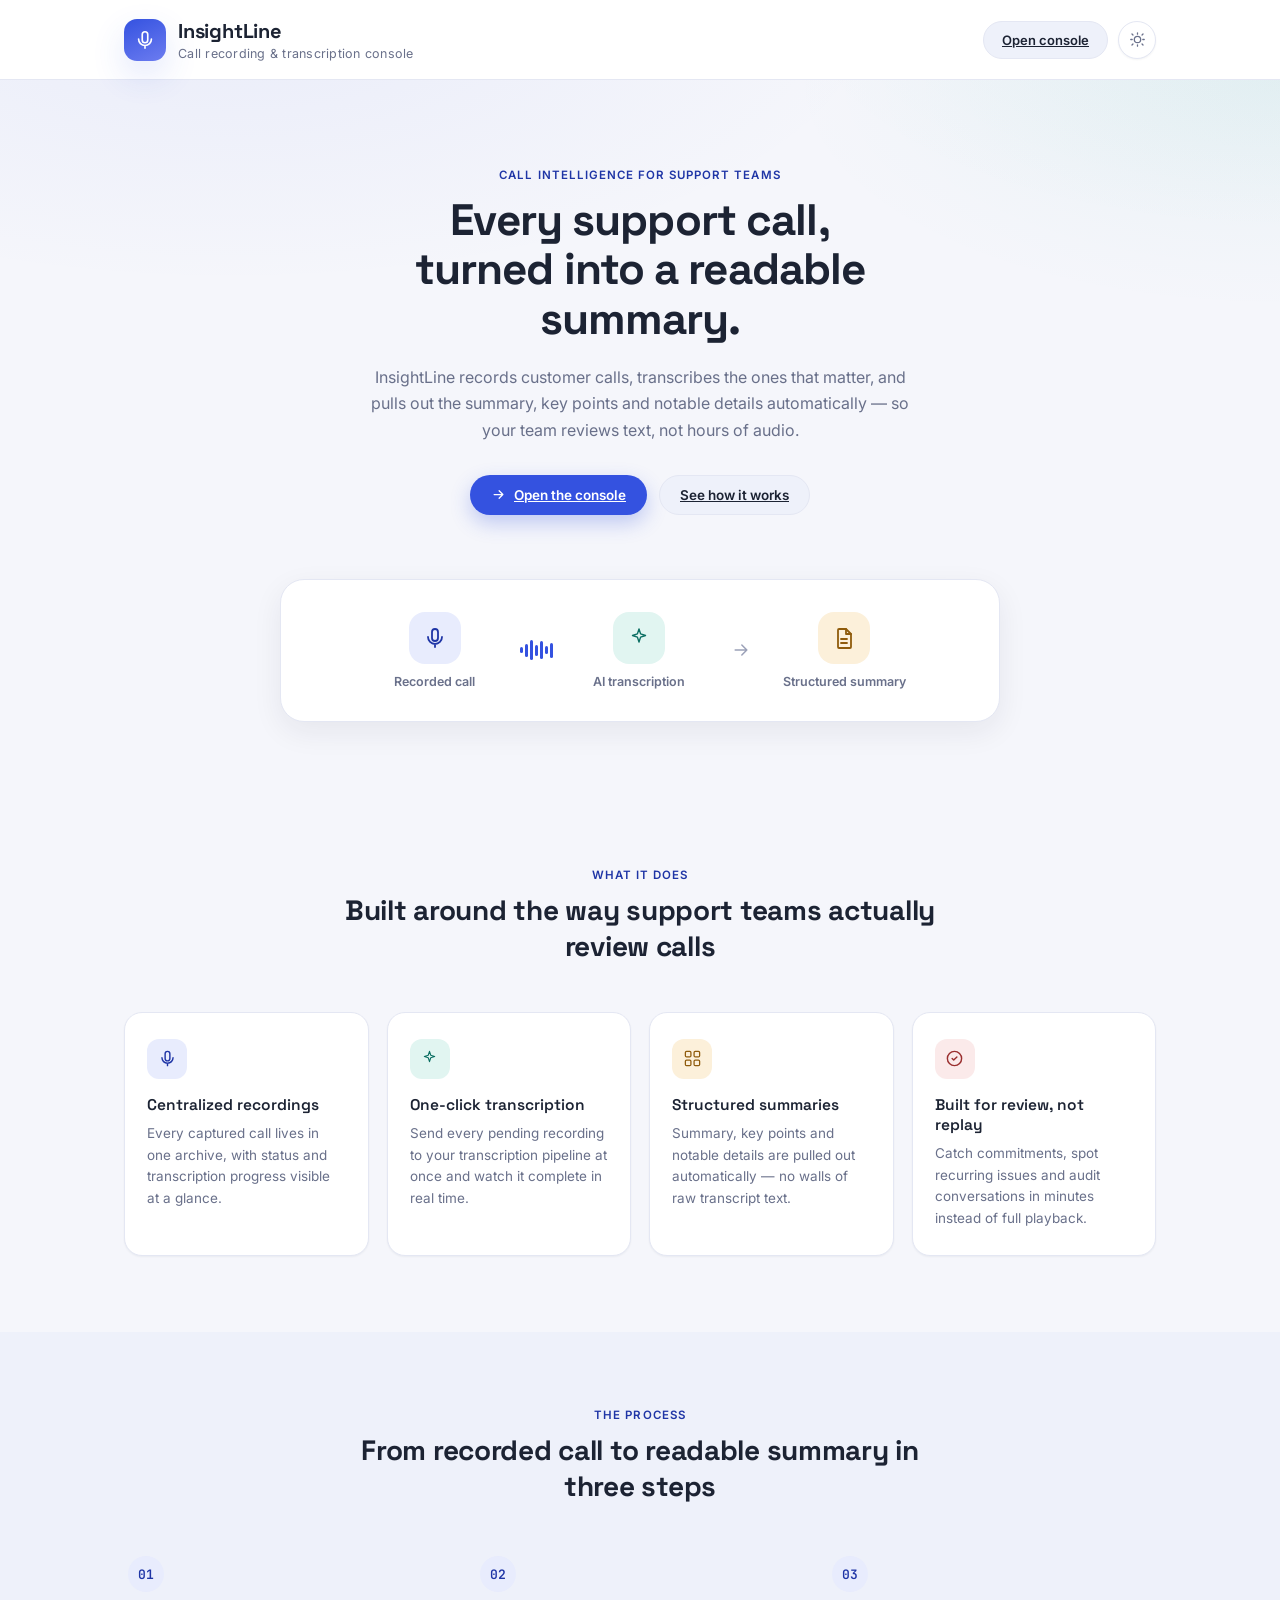
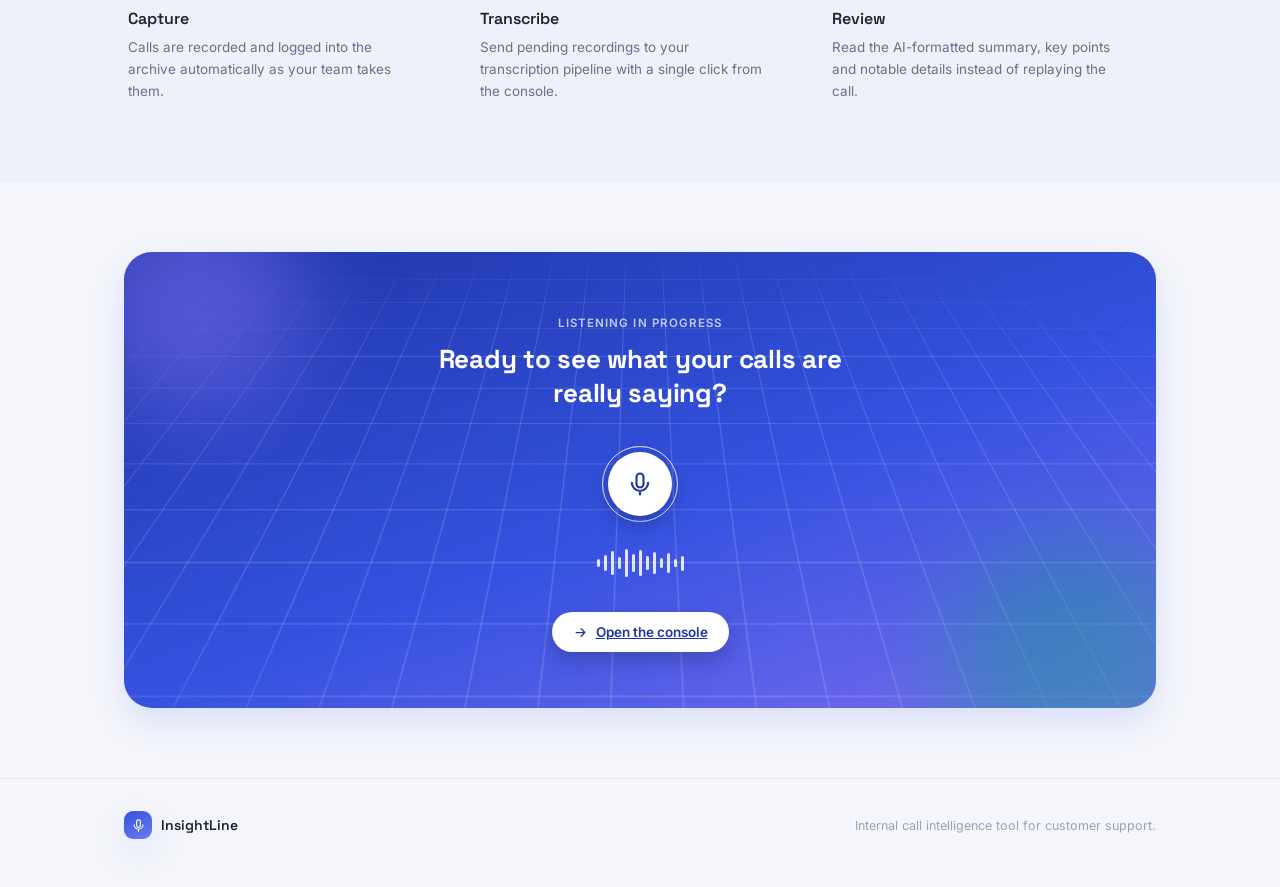
<file: src/main/webapp/index.html>
<!DOCTYPE html>
<html lang="en">
<head>
    <meta charset="UTF-8">
    <meta name="viewport" content="width=device-width, initial-scale=1">
    <title>InsightLine — Call Intelligence for Support Teams</title>
    <link rel="preconnect" href="https://fonts.googleapis.com">
    <link rel="preconnect" href="https://fonts.gstatic.com" crossorigin>
    <link href="https://fonts.googleapis.com/css2?family=Space+Grotesk:wght@500;600;700&family=Inter:wght@400;500;600;700&family=JetBrains+Mono:wght@400;500;600&display=swap" rel="stylesheet">
    <link rel="stylesheet" href="styles.css">
    <link rel="stylesheet" href="landing.css">
</head>
<body>

<!-- ======================= NAV ======================= -->
<header class="site-header">
    <div class="site-shell">
        <div class="brand">
            <div class="brand-mark">
                <svg viewBox="0 0 24 24" fill="none" xmlns="http://www.w3.org/2000/svg">
                    <path d="M12 15a3 3 0 0 0 3-3V6a3 3 0 0 0-6 0v6a3 3 0 0 0 3 3Z" stroke="#fff" stroke-width="1.8" stroke-linecap="round" stroke-linejoin="round"/>
                    <path d="M19 11a7 7 0 0 1-14 0M12 18v3" stroke="#fff" stroke-width="1.8" stroke-linecap="round" stroke-linejoin="round"/>
                </svg>
            </div>
            <div class="brand-text">
                <h1>InsightLine</h1>
                <p>Call recording &amp; transcription console</p>
            </div>
        </div>

        <div class="brandbar-right">
            <a class="btn btn-ghost nav-link" href="insightline.html">Open console</a>
            <button class="theme-toggle" id="themeToggle" aria-label="Toggle dark mode">
                <svg class="icon-sun" viewBox="0 0 24 24" fill="none"><circle cx="12" cy="12" r="4.5" stroke="currentColor" stroke-width="1.8"/><path d="M12 2.5v2M12 19.5v2M4.2 4.2l1.4 1.4M18.4 18.4l1.4 1.4M2.5 12h2M19.5 12h2M4.2 19.8l1.4-1.4M18.4 5.6l1.4-1.4" stroke="currentColor" stroke-width="1.8" stroke-linecap="round"/></svg>
                <svg class="icon-moon" viewBox="0 0 24 24" fill="none"><path d="M20 14.5A8.5 8.5 0 1 1 9.5 4a7 7 0 0 0 10.5 10.5Z" stroke="currentColor" stroke-width="1.8" stroke-linejoin="round"/></svg>
            </button>
        </div>
    </div>
</header>

<!-- ======================= HERO ======================= -->
<section class="hero">
    <div class="site-shell hero-inner">
        <p class="eyebrow center">Call intelligence for support teams</p>
        <h2 class="hero-title">Every support call,<br>turned into a readable summary.</h2>
        <p class="hero-sub">
            InsightLine records customer calls, transcribes the ones that matter, and pulls out
            the summary, key points and notable details automatically — so your team reviews text,
            not hours of audio.
        </p>
        <div class="hero-actions">
            <a class="btn btn-primary" href="insightline.html">
                <svg viewBox="0 0 24 24" fill="none"><path d="M5 12h14M13 6l6 6-6 6" stroke="currentColor" stroke-width="2" stroke-linecap="round" stroke-linejoin="round"/></svg>
                Open the console
            </a>
            <a class="btn btn-ghost" href="#how-it-works">See how it works</a>
        </div>

        <!-- Signature element: capture -> transcribe -> understand pipeline -->
        <div class="pipeline" aria-hidden="true">
            <div class="pipeline-node">
                <div class="pipeline-icon node-mic">
                    <svg viewBox="0 0 24 24" fill="none"><path d="M12 15a3 3 0 0 0 3-3V6a3 3 0 0 0-6 0v6a3 3 0 0 0 3 3Z" stroke="currentColor" stroke-width="1.8" stroke-linecap="round" stroke-linejoin="round"/><path d="M19 11a7 7 0 0 1-14 0M12 18v3" stroke="currentColor" stroke-width="1.8" stroke-linecap="round" stroke-linejoin="round"/></svg>
                </div>
                <span>Recorded call</span>
            </div>

            <div class="pipeline-link">
                <div class="pipeline-wave">
                    <span></span><span></span><span></span><span></span><span></span><span></span><span></span>
                </div>
            </div>

            <div class="pipeline-node">
                <div class="pipeline-icon node-sparkle">
                    <svg viewBox="0 0 24 24" fill="none"><path d="M12 3l1.6 4.9L18.5 9.5 13.6 11.1 12 16l-1.6-4.9L5.5 9.5l4.9-1.6L12 3Z" stroke="currentColor" stroke-width="1.4" stroke-linejoin="round"/></svg>
                </div>
                <span>AI transcription</span>
            </div>

            <div class="pipeline-link">
                <svg class="pipeline-arrow" viewBox="0 0 24 24" fill="none"><path d="M5 12h14M13 6l6 6-6 6" stroke="currentColor" stroke-width="1.8" stroke-linecap="round" stroke-linejoin="round"/></svg>
            </div>

            <div class="pipeline-node">
                <div class="pipeline-icon node-doc">
                    <svg viewBox="0 0 24 24" fill="none"><path d="M7 3h7l5 5v13a1 1 0 0 1-1 1H7a1 1 0 0 1-1-1V4a1 1 0 0 1 1-1Z" stroke="currentColor" stroke-width="1.8" stroke-linecap="round" stroke-linejoin="round"/><path d="M14 3v5h5M9 13h6M9 17h6" stroke="currentColor" stroke-width="1.8" stroke-linecap="round" stroke-linejoin="round"/></svg>
                </div>
                <span>Structured summary</span>
            </div>
        </div>
    </div>
</section>

<!-- ======================= FEATURES ======================= -->
<section class="section">
    <div class="site-shell">
        <p class="eyebrow center">What it does</p>
        <h3 class="section-title center">Built around the way support teams actually review calls</h3>

        <div class="feature-grid">
            <div class="feature-card">
                <div class="feature-icon icon-accent">
                    <svg viewBox="0 0 24 24" fill="none"><path d="M12 15a3 3 0 0 0 3-3V6a3 3 0 0 0-6 0v6a3 3 0 0 0 3 3Z" stroke="currentColor" stroke-width="1.8" stroke-linecap="round" stroke-linejoin="round"/><path d="M19 11a7 7 0 0 1-14 0M12 18v3" stroke="currentColor" stroke-width="1.8" stroke-linecap="round" stroke-linejoin="round"/></svg>
                </div>
                <h4>Centralized recordings</h4>
                <p>Every captured call lives in one archive, with status and transcription progress visible at a glance.</p>
            </div>

            <div class="feature-card">
                <div class="feature-icon icon-teal">
                    <svg viewBox="0 0 24 24" fill="none"><path d="M12 3l1.6 4.9L18.5 9.5 13.6 11.1 12 16l-1.6-4.9L5.5 9.5l4.9-1.6L12 3Z" stroke="currentColor" stroke-width="1.4" stroke-linejoin="round"/></svg>
                </div>
                <h4>One-click transcription</h4>
                <p>Send every pending recording to your transcription pipeline at once and watch it complete in real time.</p>
            </div>

            <div class="feature-card">
                <div class="feature-icon icon-amber">
                    <svg viewBox="0 0 24 24" fill="none"><rect x="3" y="3" width="7" height="7" rx="1.5" stroke="currentColor" stroke-width="1.6"/><rect x="14" y="3" width="7" height="7" rx="1.5" stroke="currentColor" stroke-width="1.6"/><rect x="3" y="14" width="7" height="7" rx="1.5" stroke="currentColor" stroke-width="1.6"/><rect x="14" y="14" width="7" height="7" rx="1.5" stroke="currentColor" stroke-width="1.6"/></svg>
                </div>
                <h4>Structured summaries</h4>
                <p>Summary, key points and notable details are pulled out automatically — no walls of raw transcript text.</p>
            </div>

            <div class="feature-card">
                <div class="feature-icon icon-red">
                    <svg viewBox="0 0 24 24" fill="none"><path d="M9 12l2 2 4-4" stroke="currentColor" stroke-width="1.8" stroke-linecap="round" stroke-linejoin="round"/><circle cx="12" cy="12" r="9" stroke="currentColor" stroke-width="1.8"/></svg>
                </div>
                <h4>Built for review, not replay</h4>
                <p>Catch commitments, spot recurring issues and audit conversations in minutes instead of full playback.</p>
            </div>
        </div>
    </div>
</section>

<!-- ======================= HOW IT WORKS ======================= -->
<section class="section section-alt" id="how-it-works">
    <div class="site-shell">
        <p class="eyebrow center">The process</p>
        <h3 class="section-title center">From recorded call to readable summary in three steps</h3>

        <div class="steps">
            <div class="step">
                <div class="step-number">01</div>
                <h4>Capture</h4>
                <p>Calls are recorded and logged into the archive automatically as your team takes them.</p>
            </div>
            <div class="step">
                <div class="step-number">02</div>
                <h4>Transcribe</h4>
                <p>Send pending recordings to your transcription pipeline with a single click from the console.</p>
            </div>
            <div class="step">
                <div class="step-number">03</div>
                <h4>Review</h4>
                <p>Read the AI-formatted summary, key points and notable details instead of replaying the call.</p>
            </div>
        </div>
    </div>
</section>

<!-- ======================= CTA ======================= -->
<section class="cta">
    <div class="site-shell">
        <div class="cta-panel">
            <div class="cta-grid" aria-hidden="true"></div>
            <div class="cta-blob cta-blob-a" aria-hidden="true"></div>
            <div class="cta-blob cta-blob-b" aria-hidden="true"></div>

            <div class="cta-content">
                <p class="cta-eyebrow">Listening in progress</p>
                <h3>Ready to see what your calls are really saying?</h3>

                <div class="cta-orb-wrap" aria-hidden="true">
                    <span class="cta-ring cta-ring-1"></span>
                    <span class="cta-ring cta-ring-2"></span>
                    <div class="cta-orb">
                        <svg viewBox="0 0 24 24" fill="none"><path d="M12 15a3 3 0 0 0 3-3V6a3 3 0 0 0-6 0v6a3 3 0 0 0 3 3Z" stroke="currentColor" stroke-width="1.8" stroke-linecap="round" stroke-linejoin="round"/><path d="M19 11a7 7 0 0 1-14 0M12 18v3" stroke="currentColor" stroke-width="1.8" stroke-linecap="round" stroke-linejoin="round"/></svg>
                    </div>
                </div>

                <div class="cta-wave" aria-hidden="true">
                    <span></span><span></span><span></span><span></span><span></span>
                    <span></span><span></span><span></span><span></span><span></span>
                    <span></span><span></span><span></span>
                </div>

                <a class="btn cta-btn" href="insightline.html">
                    <svg viewBox="0 0 24 24" fill="none"><path d="M5 12h14M13 6l6 6-6 6" stroke="currentColor" stroke-width="2" stroke-linecap="round" stroke-linejoin="round"/></svg>
                    Open the console
                </a>
            </div>
        </div>
    </div>
</section>

<!-- ======================= FOOTER ======================= -->
<footer class="site-footer">
    <div class="site-shell footer-inner">
        <div class="brand brand-sm">
            <div class="brand-mark brand-mark-sm">
                <svg viewBox="0 0 24 24" fill="none" xmlns="http://www.w3.org/2000/svg">
                    <path d="M12 15a3 3 0 0 0 3-3V6a3 3 0 0 0-6 0v6a3 3 0 0 0 3 3Z" stroke="#fff" stroke-width="1.8" stroke-linecap="round" stroke-linejoin="round"/>
                    <path d="M19 11a7 7 0 0 1-14 0M12 18v3" stroke="#fff" stroke-width="1.8" stroke-linecap="round" stroke-linejoin="round"/>
                </svg>
            </div>
            <span>InsightLine</span>
        </div>
        <p>Internal call intelligence tool for customer support.</p>
    </div>
</footer>

<script src="landing.js"></script>
</body>
</html>
</file>
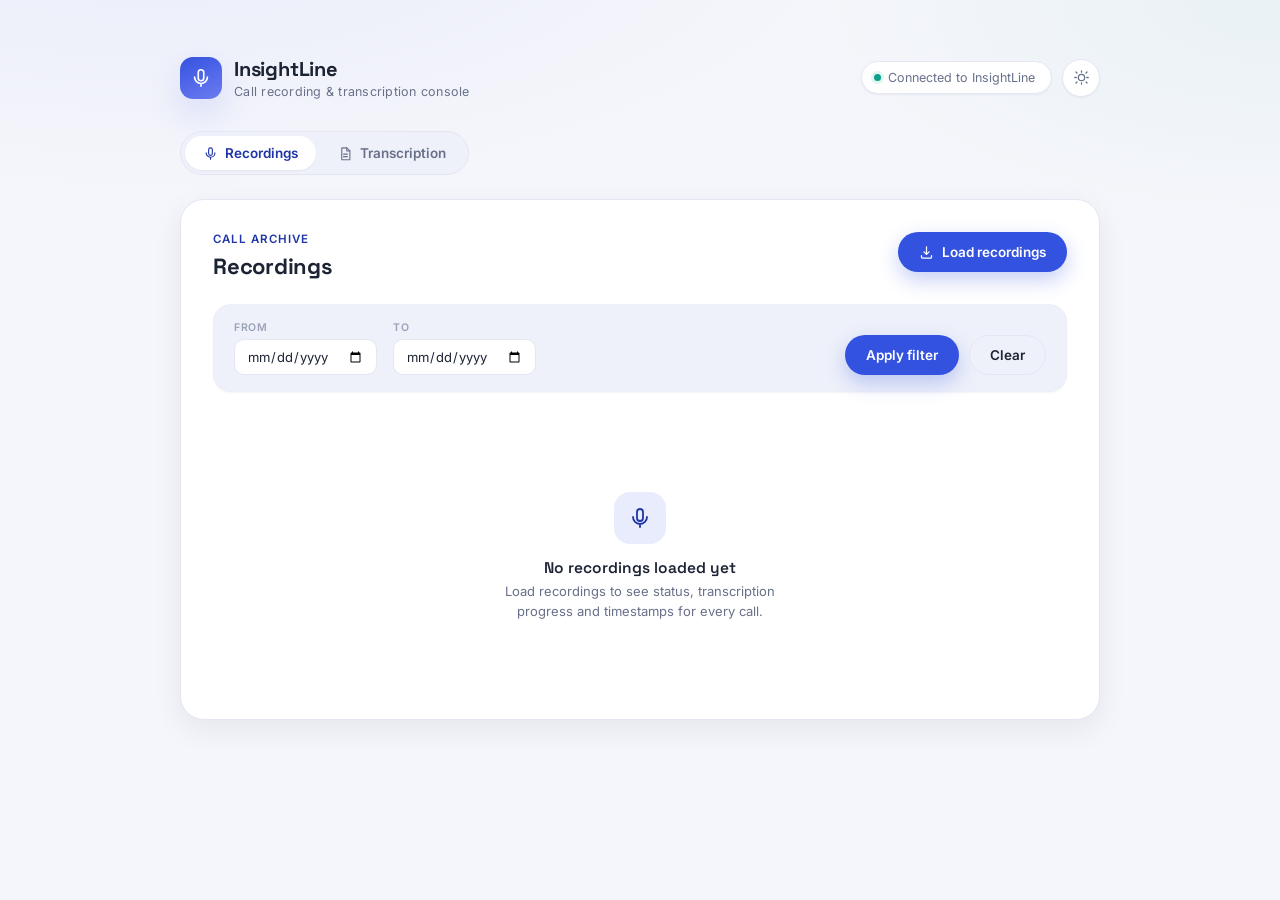
<file: src/main/webapp/insightline.html>
<!DOCTYPE html>
<html lang="en">
<head>
    <meta charset="UTF-8">
    <meta name="viewport" content="width=device-width, initial-scale=1">
    <title>InsightLine — Call Intelligence</title>
    <link rel="preconnect" href="https://fonts.googleapis.com">
    <link rel="preconnect" href="https://fonts.gstatic.com" crossorigin>
    <link href="https://fonts.googleapis.com/css2?family=Space+Grotesk:wght@500;600;700&family=Inter:wght@400;500;600;700&family=JetBrains+Mono:wght@400;500;600&display=swap" rel="stylesheet">
    <link rel="stylesheet" href="styles.css">
</head>
<body>
<div class="shell">
    <div class="brandbar">
        <div class="brand">
            <div class="brand-mark">
                <svg viewBox="0 0 24 24" fill="none" xmlns="http://www.w3.org/2000/svg">
                    <path d="M12 15a3 3 0 0 0 3-3V6a3 3 0 0 0-6 0v6a3 3 0 0 0 3 3Z" stroke="#fff" stroke-width="1.8" stroke-linecap="round" stroke-linejoin="round"/>
                    <path d="M19 11a7 7 0 0 1-14 0M12 18v3" stroke="#fff" stroke-width="1.8" stroke-linecap="round" stroke-linejoin="round"/>
                </svg>
            </div>
            <div class="brand-text">
                <h1>InsightLine</h1>
                <p>Call recording &amp; transcription console</p>
            </div>
        </div>

        <div class="brandbar-right">
            <div class="env-pill"><span class="env-dot"></span> Connected to InsightLine</div>
            <button class="theme-toggle" id="themeToggle" type="button" aria-label="Toggle dark mode">
                <svg class="icon-sun" viewBox="0 0 24 24" fill="none"><circle cx="12" cy="12" r="4.5" stroke="currentColor" stroke-width="1.8"/><path d="M12 2.5v2M12 19.5v2M4.2 4.2l1.4 1.4M18.4 18.4l1.4 1.4M2.5 12h2M19.5 12h2M4.2 19.8l1.4-1.4M18.4 5.6l1.4-1.4" stroke="currentColor" stroke-width="1.8" stroke-linecap="round"/></svg>
                <svg class="icon-moon" viewBox="0 0 24 24" fill="none"><path d="M20 14.5A8.5 8.5 0 1 1 9.5 4a7 7 0 0 0 10.5 10.5Z" stroke="currentColor" stroke-width="1.8" stroke-linejoin="round"/></svg>
            </button>
        </div>
    </div>

    <div class="tabs" role="tablist" aria-label="InsightLine views">
        <button class="tab-btn is-active" id="tabRecordingsBtn" type="button" role="tab" aria-controls="panelRecordings" aria-selected="true" tabindex="0">
            <svg viewBox="0 0 24 24" fill="none"><path d="M12 15a3 3 0 0 0 3-3V6a3 3 0 0 0-6 0v6a3 3 0 0 0 3 3Z" stroke="currentColor" stroke-width="1.8" stroke-linecap="round" stroke-linejoin="round"/><path d="M19 11a7 7 0 0 1-14 0M12 18v3" stroke="currentColor" stroke-width="1.8" stroke-linecap="round" stroke-linejoin="round"/></svg>
            Recordings
        </button>
        <button class="tab-btn" id="tabTranscriptsBtn" type="button" role="tab" aria-controls="panelTranscripts" aria-selected="false" tabindex="-1">
            <svg viewBox="0 0 24 24" fill="none"><path d="M7 3h7l5 5v13a1 1 0 0 1-1 1H7a1 1 0 0 1-1-1V4a1 1 0 0 1 1-1Z" stroke="currentColor" stroke-width="1.8" stroke-linecap="round" stroke-linejoin="round"/><path d="M14 3v5h5M9 13h6M9 17h6" stroke="currentColor" stroke-width="1.8" stroke-linecap="round" stroke-linejoin="round"/></svg>
            Transcription
        </button>
    </div>

    <section class="panel" id="panelRecordings" role="tabpanel" aria-labelledby="tabRecordingsBtn" tabindex="0">
        <div class="panel-head">
            <div>
                <p class="eyebrow">Call archive</p>
                <h2 id="recordingsHeading">Recordings</h2>
            </div>
            <div class="actions">
                <button class="btn btn-primary" id="loadBtn" type="button">
                    <svg viewBox="0 0 24 24" fill="none"><path d="M12 3v12m0 0 4-4m-4 4-4-4M4 17v2a2 2 0 0 0 2 2h12a2 2 0 0 0 2-2v-2" stroke="currentColor" stroke-width="2" stroke-linecap="round" stroke-linejoin="round"/></svg>
                    Load recordings
                </button>
            </div>
        </div>

        <div class="filter-bar" id="recFilterBar" aria-label="Filter recordings">
            <div class="filter-field">
                <label for="recFrom">From</label>
                <input type="date" id="recFrom">
            </div>
            <div class="filter-field">
                <label for="recTo">To</label>
                <input type="date" id="recTo">
            </div>
            <div class="filter-actions">
                <button class="btn btn-primary" id="recFilterApplyBtn" type="button">Apply filter</button>
                <button class="btn btn-ghost" id="recFilterClearBtn" type="button">Clear</button>
            </div>
        </div>

        <div class="status-line" id="status" role="status" aria-live="polite" aria-atomic="true"></div>

        <div id="recordingsArea" aria-busy="false">
            <div class="empty-state">
                <div class="empty-icon">
                    <svg viewBox="0 0 24 24" fill="none"><path d="M12 15a3 3 0 0 0 3-3V6a3 3 0 0 0-6 0v6a3 3 0 0 0 3 3Z" stroke="currentColor" stroke-width="1.8" stroke-linecap="round" stroke-linejoin="round"/><path d="M19 11a7 7 0 0 1-14 0M12 18v3" stroke="currentColor" stroke-width="1.8" stroke-linecap="round" stroke-linejoin="round"/></svg>
                </div>
                <h3>No recordings loaded yet</h3>
                <p>Load recordings to see status, transcription progress and timestamps for every call.</p>
            </div>
        </div>

        <nav class="pagination" id="recPagination" aria-label="Recordings pages"></nav>
    </section>

    <section class="panel" id="panelTranscripts" role="tabpanel" aria-labelledby="tabTranscriptsBtn" tabindex="0" hidden>
        <div class="panel-head">
            <div>
                <p class="eyebrow">AI processing</p>
                <h2 id="transcriptsHeading">Transcription</h2>
            </div>
            <div class="actions">
                <button class="btn btn-teal" id="transcribeBtn" type="button">
                    <svg viewBox="0 0 24 24" fill="none"><path d="M12 15a3 3 0 0 0 3-3V6a3 3 0 0 0-6 0v6a3 3 0 0 0 3 3Z" stroke="currentColor" stroke-width="2" stroke-linecap="round" stroke-linejoin="round"/><path d="M19 11a7 7 0 0 1-14 0M12 18v3" stroke="currentColor" stroke-width="2" stroke-linecap="round" stroke-linejoin="round"/></svg>
                    Transcribe pending
                </button>
                <button class="btn btn-ghost" id="loadTranscriptsBtn" type="button">
                    <svg viewBox="0 0 24 24" fill="none"><path d="M7 3h7l5 5v13a1 1 0 0 1-1 1H7a1 1 0 0 1-1-1V4a1 1 0 0 1 1-1Z" stroke="currentColor" stroke-width="1.8" stroke-linecap="round" stroke-linejoin="round"/><path d="M14 3v5h5M9 13h6M9 17h6" stroke="currentColor" stroke-width="1.8" stroke-linecap="round" stroke-linejoin="round"/></svg>
                    Load transcripts
                </button>
            </div>
        </div>

        <div class="filter-bar" id="transcriptFilterBar" aria-label="Filter transcripts">
            <div class="filter-field">
                <label for="transFrom">From</label>
                <input type="date" id="transFrom">
            </div>
            <div class="filter-field">
                <label for="transTo">To</label>
                <input type="date" id="transTo">
            </div>
            <div class="filter-field">
                <label for="transCategory">Category</label>
                <select id="transCategory">
                    <option value="ALL">All categories</option>
                    <option value="TECHNICAL">Technical</option>
                    <option value="HELP">Help</option>
                    <option value="ACCOUNT_BILLING">Account &amp; Billing</option>
                    <option value="ORDER_SERVICE">Order &amp; Service</option>
                    <option value="FEEDBACK_REQUEST">Feedback &amp; Request</option>
                    <option value="UNKNOWN">Unknown</option>
                </select>
            </div>
            <div class="filter-actions">
                <button class="btn btn-teal" id="transFilterApplyBtn" type="button">Apply filter</button>
                <button class="btn btn-ghost" id="transFilterClearBtn" type="button">Clear</button>
            </div>
        </div>

        <div id="waveformLoader" class="waveform-loader" role="status" aria-live="polite" hidden>
            <div class="waveform-bars" aria-hidden="true">
                <span></span><span></span><span></span><span></span><span></span><span></span><span></span>
            </div>
            <div class="waveform-text">
                <strong>Transcribing pending recordings</strong>
                <span>This runs speech-to-text and summarization — it can take a little while.</span>
            </div>
        </div>

        <div class="status-line" id="transcribeStatus" role="status" aria-live="polite" aria-atomic="true"></div>

        <div id="transcriptsArea" aria-busy="false">
            <div class="empty-state">
                <div class="empty-icon">
                    <svg viewBox="0 0 24 24" fill="none"><path d="M7 3h7l5 5v13a1 1 0 0 1-1 1H7a1 1 0 0 1-1-1V4a1 1 0 0 1 1-1Z" stroke="currentColor" stroke-width="1.8" stroke-linecap="round" stroke-linejoin="round"/><path d="M14 3v5h5M9 13h6M9 17h6" stroke="currentColor" stroke-width="1.8" stroke-linecap="round" stroke-linejoin="round"/></svg>
                </div>
                <h3>No transcripts loaded yet</h3>
                <p>Once calls are transcribed, their summaries will appear here as readable cards.</p>
            </div>
        </div>

        <nav class="pagination" id="transcriptPagination" aria-label="Transcript pages"></nav>
    </section>
</div>

<script src="script.js"></script>
</body>
</html>
</file>
<file: src/main/webapp/styles.css>
:root{
    --bg:#F5F6FB;
    --surface:#FFFFFF;
    --surface-alt:#EEF1FA;
    --ink:#1C2333;
    --ink-soft:#69708A;
    --ink-faint:#9BA1B8;
    --border:#E4E7F3;
    --border-soft:#EDEFF8;

    --accent:#3452E0;
    --accent-ink:#1F35A6;
    --accent-soft:#E8ECFD;

    --teal:#0E9E8C;
    --teal-ink:#0A6E62;
    --teal-soft:#E1F5F1;

    --amber:#DB8A16;
    --amber-ink:#8F5B0B;
    --amber-soft:#FCF0DA;

    --red:#DC4747;
    --red-ink:#9A2E2E;
    --red-soft:#FBEAEA;

    --radius-pill:999px;
    --radius-card:18px;
    --radius-sm:10px;

    --shadow-sm:0 1px 2px rgba(28,35,51,0.05);
    --shadow-md:0 10px 30px rgba(28,35,51,0.07);
    --shadow-lift:0 14px 34px rgba(52,82,224,0.14);

    --bg-glow-1:rgba(52,82,224,0.06);
    --bg-glow-2:rgba(14,158,140,0.05);

    --font-display:'Space Grotesk', sans-serif;
    --font-body:'Inter', sans-serif;
    --font-mono:'JetBrains Mono', monospace;
}

html[data-theme="dark"]{
    --bg:#0F1220;
    --surface:#171B2C;
    --surface-alt:#1E2337;
    --ink:#EDEFF9;
    --ink-soft:#9AA0BE;
    --ink-faint:#6E7391;
    --border:#2A2F47;
    --border-soft:#232741;

    --accent:#6C7CF0;
    --accent-ink:#C2CAFB;
    --accent-soft:#242A50;

    --teal:#2FC5AF;
    --teal-ink:#9FEAE0;
    --teal-soft:#12332E;

    --amber:#F0AA43;
    --amber-ink:#FBD9A3;
    --amber-soft:#3A2A0F;

    --red:#F0696B;
    --red-ink:#FAC0C1;
    --red-soft:#3A1C1E;

    --shadow-sm:0 1px 2px rgba(0,0,0,0.25);
    --shadow-md:0 10px 30px rgba(0,0,0,0.35);
    --shadow-lift:0 14px 34px rgba(108,124,240,0.22);

    --bg-glow-1:rgba(108,124,240,0.10);
    --bg-glow-2:rgba(47,197,175,0.07);
}

*{box-sizing:border-box;}
html,body{margin:0;padding:0;}
body{
    background:
            radial-gradient(1200px 480px at 12% -10%, var(--bg-glow-1), transparent 60%),
            radial-gradient(900px 420px at 100% 0%, var(--bg-glow-2), transparent 55%),
            var(--bg);
    color:var(--ink);
    font-family:var(--font-body);
    -webkit-font-smoothing:antialiased;
    min-height:100vh;
    padding:56px 24px 96px;
    transition:background .2s ease, color .2s ease;
}

.shell{max-width:920px;margin:0 auto;}

/* ---------- Header ---------- */
.brandbar{display:flex;align-items:center;justify-content:space-between;margin-bottom:32px;flex-wrap:wrap;gap:16px;}
.brand{display:flex;align-items:center;gap:12px;}
.brand-mark{
    width:42px;height:42px;border-radius:13px;
    background:linear-gradient(155deg, var(--accent), #6C7CF0);
    display:flex;align-items:center;justify-content:center;
    box-shadow:var(--shadow-lift);
    flex-shrink:0;
}
.brand-mark svg{width:22px;height:22px;}
.brand-text h1{font-family:var(--font-display);font-size:20px;font-weight:700;margin:0;letter-spacing:-0.01em;}
.brand-text p{margin:2px 0 0;font-size:12.5px;color:var(--ink-soft);letter-spacing:0.02em;}

.brandbar-right{display:flex;align-items:center;gap:10px;}

.env-pill{
    display:flex;align-items:center;gap:7px;
    background:var(--surface);border:1px solid var(--border);
    padding:8px 16px 8px 12px;border-radius:var(--radius-pill);
    font-size:12.5px;color:var(--ink-soft);box-shadow:var(--shadow-sm);
    white-space:nowrap;
}
.env-dot{width:7px;height:7px;border-radius:50%;background:var(--teal);box-shadow:0 0 0 3px var(--teal-soft);}

.theme-toggle{
    width:38px;height:38px;border-radius:50%;
    background:var(--surface);border:1px solid var(--border);
    display:flex;align-items:center;justify-content:center;
    cursor:pointer;color:var(--ink-soft);box-shadow:var(--shadow-sm);
    transition:border-color .15s ease, color .15s ease, transform .15s ease;
    flex-shrink:0;
}
.theme-toggle:hover{border-color:var(--accent);color:var(--accent-ink);}
.theme-toggle:active{transform:scale(0.92);}
.theme-toggle svg{width:17px;height:17px;}
.theme-toggle .icon-moon{display:none;}
html[data-theme="dark"] .theme-toggle .icon-sun{display:none;}
html[data-theme="dark"] .theme-toggle .icon-moon{display:block;}

/* ---------- Tabs ---------- */
.tabs{
    display:inline-flex;gap:4px;
    background:var(--surface-alt);border:1px solid var(--border);
    padding:4px;border-radius:var(--radius-pill);
    margin-bottom:24px;
}
.tab-btn{
    display:flex;align-items:center;gap:7px;
    font-family:var(--font-body);font-size:13.5px;font-weight:600;
    color:var(--ink-soft);background:transparent;border:none;
    padding:9px 18px;border-radius:var(--radius-pill);cursor:pointer;
    transition:background .15s ease, color .15s ease, box-shadow .15s ease;
}
.tab-btn svg{width:15px;height:15px;}
.tab-btn:hover{color:var(--ink);}
.tab-btn.is-active{background:var(--surface);color:var(--accent-ink);box-shadow:var(--shadow-sm);}

/* ---------- Section card ---------- */
.panel{
    background:var(--surface);
    border:1px solid var(--border);
    border-radius:24px;
    padding:32px;
    box-shadow:var(--shadow-md);
    margin-bottom:28px;
}
.panel-head{
    display:flex;align-items:flex-start;justify-content:space-between;
    gap:20px;margin-bottom:24px;flex-wrap:wrap;
}
.eyebrow{
    font-size:11.5px;font-weight:600;letter-spacing:0.09em;text-transform:uppercase;
    color:var(--accent-ink);margin:0 0 6px;
}
.panel-head h2{font-family:var(--font-display);font-size:22px;font-weight:700;margin:0;letter-spacing:-0.01em;}
.panel-sub{font-size:13.5px;color:var(--ink-soft);margin:6px 0 0;max-width:46ch;line-height:1.5;}

.actions{display:flex;gap:10px;flex-wrap:wrap;}

/* ---------- Buttons ---------- */
.btn{
    font-family:var(--font-body);
    display:inline-flex;align-items:center;gap:8px;
    border-radius:var(--radius-pill);
    padding:11px 20px;
    font-size:13.5px;font-weight:600;
    border:1px solid transparent;
    cursor:pointer;
    transition:transform .15s ease, box-shadow .15s ease, background .15s ease, border-color .15s ease;
    white-space:nowrap;
}
.btn svg{width:15px;height:15px;flex-shrink:0;}
.btn:active{transform:scale(0.97);}
.btn:disabled{opacity:0.55;cursor:not-allowed;transform:none;}

.btn-primary{background:var(--accent);color:#fff;box-shadow:0 8px 20px rgba(52,82,224,0.28);}
.btn-primary:hover:not(:disabled){box-shadow:0 10px 24px rgba(52,82,224,0.36);transform:translateY(-1px);}

.btn-teal{background:var(--teal);color:#fff;box-shadow:0 8px 20px rgba(14,158,140,0.26);}
.btn-teal:hover:not(:disabled){box-shadow:0 10px 24px rgba(14,158,140,0.34);transform:translateY(-1px);}

.btn-ghost{background:var(--surface-alt);color:var(--ink);border-color:var(--border);}
.btn-ghost:hover:not(:disabled){background:var(--border-soft);}

/* ---------- Status line ---------- */
.status-line{
    display:flex;align-items:center;gap:8px;
    font-size:13px;color:var(--ink-soft);min-height:20px;margin-bottom:18px;
}
.status-line.is-error{color:var(--red-ink);}
.status-line svg{width:14px;height:14px;flex-shrink:0;}

/* ---------- Recording rows ---------- */
.rec-list{display:flex;flex-direction:column;gap:10px;}
.rec-row{
    display:flex;align-items:center;gap:16px;
    background:var(--surface-alt);
    border:1px solid var(--border-soft);
    border-radius:var(--radius-card);
    padding:14px 18px;
    transition:border-color .15s ease, background .15s ease;
}
.rec-row:hover{border-color:var(--border);}

.rec-icon{
    width:40px;height:40px;border-radius:12px;flex-shrink:0;
    background:var(--accent-soft);color:var(--accent-ink);
    display:flex;align-items:center;justify-content:center;
}
.rec-icon svg{width:18px;height:18px;}

.rec-main{flex:1;min-width:0;}
.rec-name{font-weight:600;font-size:14.5px;color:var(--ink);white-space:nowrap;overflow:hidden;text-overflow:ellipsis;}
.rec-meta{display:flex;flex-wrap:wrap;gap:14px;margin-top:5px;}
.rec-meta-item{display:flex;align-items:center;gap:5px;font-family:var(--font-mono);font-size:11.5px;color:var(--ink-faint);}
.rec-meta-item svg{width:12px;height:12px;flex-shrink:0;}

.rec-tags{display:flex;gap:8px;flex-shrink:0;align-items:center;}

.pill-tag{
    display:inline-flex;align-items:center;gap:5px;
    padding:5px 12px;border-radius:var(--radius-pill);
    font-size:11.5px;font-weight:600;letter-spacing:0.01em;white-space:nowrap;
}
.pill-tag svg{width:11px;height:11px;}
.tag-teal{background:var(--teal-soft);color:var(--teal-ink);}
.tag-amber{background:var(--amber-soft);color:var(--amber-ink);}
.tag-red{background:var(--red-soft);color:var(--red-ink);}
.tag-gray{background:var(--surface-alt);color:var(--ink-soft);border:1px solid var(--border-soft);}

/* ---------- Empty state ---------- */
.empty-state{
    display:flex;flex-direction:column;align-items:center;text-align:center;
    padding:44px 20px;color:var(--ink-soft);
}
.empty-state .empty-icon{
    width:52px;height:52px;border-radius:16px;background:var(--accent-soft);
    display:flex;align-items:center;justify-content:center;margin-bottom:14px;color:var(--accent-ink);
}
.empty-state .empty-icon svg{width:24px;height:24px;}
.empty-state h3{font-family:var(--font-display);font-size:15.5px;margin:0 0 4px;color:var(--ink);font-weight:600;}
.empty-state p{font-size:13px;margin:0;max-width:34ch;line-height:1.5;}

/* ---------- Pagination ---------- */
.pagination{
    display:flex;align-items:center;justify-content:center;gap:6px;
    margin-top:22px;flex-wrap:wrap;
}
.page-btn{
    width:34px;height:34px;border-radius:var(--radius-pill);
    display:flex;align-items:center;justify-content:center;
    background:var(--surface);border:1px solid var(--border);
    color:var(--ink-soft);cursor:pointer;font-family:var(--font-mono);
    font-size:12.5px;font-weight:600;transition:all .15s ease;
}
.page-btn svg{width:14px;height:14px;}
.page-btn:hover:not(:disabled){border-color:var(--accent);color:var(--accent-ink);}
.page-btn:disabled{opacity:0.35;cursor:not-allowed;}
.page-btn.is-active{background:var(--accent);border-color:var(--accent);color:#fff;}
.page-info{font-size:11.5px;color:var(--ink-faint);font-family:var(--font-mono);margin:0 6px;}

/* ---------- Waveform loader ---------- */
.waveform-loader{
    display:flex;align-items:center;gap:14px;
    background:var(--accent-soft);
    border:1px solid var(--border);
    border-radius:var(--radius-card);
    padding:16px 20px;margin-bottom:18px;
}
.waveform-bars{display:flex;align-items:center;gap:3px;height:26px;flex-shrink:0;}
.waveform-bars span{
    display:block;width:3px;border-radius:2px;background:var(--accent);
    animation:wave 1.1s ease-in-out infinite;
}
.waveform-bars span:nth-child(1){height:8px;animation-delay:-1.0s;}
.waveform-bars span:nth-child(2){height:16px;animation-delay:-0.8s;}
.waveform-bars span:nth-child(3){height:24px;animation-delay:-0.6s;}
.waveform-bars span:nth-child(4){height:14px;animation-delay:-0.4s;}
.waveform-bars span:nth-child(5){height:22px;animation-delay:-0.2s;}
.waveform-bars span:nth-child(6){height:10px;animation-delay:0s;}
.waveform-bars span:nth-child(7){height:18px;animation-delay:-0.5s;}
@keyframes wave{
    0%,100%{transform:scaleY(0.4);}
    50%{transform:scaleY(1);}
}
.waveform-text{display:flex;flex-direction:column;gap:2px;}
.waveform-text strong{font-size:13.5px;font-weight:600;color:var(--accent-ink);}
.waveform-text span{font-size:12px;color:var(--ink-soft);}

/* ---------- Transcript cards ---------- */
.transcript-list{display:flex;flex-direction:column;gap:16px;}
.transcript-card{
    border:1px solid var(--border);border-radius:var(--radius-card);
    overflow:hidden;background:var(--surface);
}
.transcript-head{
    display:flex;align-items:center;gap:12px;
    padding:16px 20px;background:var(--surface-alt);
}
.transcript-head .doc-icon{
    width:34px;height:34px;border-radius:10px;flex-shrink:0;
    background:var(--teal-soft);color:var(--teal-ink);
    display:flex;align-items:center;justify-content:center;
}
.transcript-head .doc-icon svg{width:16px;height:16px;}
.transcript-head .doc-name{font-weight:600;font-size:14.5px;flex:1;min-width:0;overflow:hidden;text-overflow:ellipsis;white-space:nowrap;}

.transcript-summary{
    padding:20px 24px;
    border-top:1px solid var(--border-soft);
}
.summary-block{
    background:var(--surface-alt);border-left:3px solid var(--accent);
    border-radius:0 12px 12px 0;
    padding:14px 16px;font-size:13.5px;line-height:1.65;color:var(--ink);
}

.expand-toggle{
    display:flex;align-items:center;justify-content:center;gap:7px;
    width:100%;background:transparent;border:none;border-top:1px solid var(--border-soft);
    padding:12px;font-family:var(--font-body);font-size:12.5px;font-weight:600;
    color:var(--ink-soft);cursor:pointer;transition:color .15s ease, background .15s ease;
}
.expand-toggle:hover{color:var(--accent-ink);background:var(--surface-alt);}
.expand-toggle svg{width:14px;height:14px;transition:transform .2s ease;}
.transcript-card.is-expanded .expand-toggle svg{transform:rotate(180deg);}
.transcript-card.is-expanded .expand-toggle .expand-label::after{content:"Hide details";}
.transcript-card:not(.is-expanded) .expand-toggle .expand-label::after{content:"Show details";}
.expand-label::after{content:"";}

.transcript-extra{
    display:none;
    padding:4px 24px 22px;
    flex-direction:column;gap:20px;
}
.transcript-card.is-expanded .transcript-extra{display:flex;}

.tsection-label{
    display:flex;align-items:center;gap:7px;
    font-size:11px;font-weight:700;letter-spacing:0.08em;text-transform:uppercase;
    color:var(--ink-faint);margin:0 0 10px;
}
.tsection-label svg{width:13px;height:13px;color:var(--accent);}

.keypoints{list-style:none;margin:0;padding:0;display:flex;flex-direction:column;gap:9px;}
.keypoints li{
    display:flex;align-items:flex-start;gap:10px;
    font-size:13.5px;line-height:1.55;color:var(--ink);
}
.keypoints li svg{width:16px;height:16px;flex-shrink:0;margin-top:1px;color:var(--teal);}

.detail-grid{
    display:grid;grid-template-columns:repeat(auto-fill, minmax(220px,1fr));
    gap:10px;
}
.detail-chip{
    background:var(--surface-alt);border:1px solid var(--border-soft);
    border-radius:12px;padding:10px 13px;
}
.detail-chip .d-label{font-size:10.5px;font-weight:600;letter-spacing:0.05em;text-transform:uppercase;color:var(--ink-faint);margin-bottom:3px;}
.detail-chip .d-value{font-size:13px;color:var(--ink);font-family:var(--font-mono);word-break:break-word;}

.fallback-text{font-size:13.5px;line-height:1.6;color:var(--ink-soft);white-space:pre-wrap;}

@media (max-width:640px){
    body{padding:32px 14px 72px;}
    .panel{padding:22px;border-radius:18px;}
    .rec-row{flex-wrap:wrap;}
    .rec-tags{width:100%;justify-content:flex-start;margin-top:8px;}
    .brandbar-right{width:100%;justify-content:space-between;}
}

/* ---------- Filter bar ---------- */
.filter-bar{
    display:flex;flex-wrap:wrap;align-items:flex-end;gap:16px;
    background:var(--surface-alt);
    border:1px solid var(--border-soft);
    border-radius:var(--radius-card);
    box-shadow:var(--shadow-sm);
    padding:16px 20px;
    margin-bottom:18px;
}
.filter-field{display:flex;flex-direction:column;gap:5px;}
.filter-field label{
    font-size:10.5px;font-weight:600;letter-spacing:0.05em;text-transform:uppercase;
    color:var(--ink-faint);
}
.filter-field input[type="date"],
.filter-field select{
    background:var(--surface);
    color:var(--ink);
    border:1px solid var(--border);
    border-radius:var(--radius-sm);
    padding:8px 12px;
    font-family:var(--font-body);
    font-size:13px;
    min-height:36px;
    transition:border-color .15s ease, box-shadow .15s ease;
}
.filter-field input[type="date"]:focus,
.filter-field select:focus{
    outline:none;
    border-color:var(--accent);
    box-shadow:0 0 0 3px var(--accent-soft);
}
.filter-actions{display:flex;gap:10px;margin-left:auto;}

html[data-theme="dark"] .filter-field input[type="date"]{color-scheme:dark;}

@media (max-width:640px){
    .filter-bar{flex-direction:column;align-items:stretch;}
    .filter-actions{margin-left:0;}
    .filter-actions .btn{flex:1;}
}

button:focus-visible,
input:focus-visible,
select:focus-visible{
    outline:3px solid var(--accent);
    outline-offset:3px;
}

[hidden]{display:none !important;}
</file>
<file: src/main/webapp/landing.css>
body{padding:0;}

.site-shell{max-width:1080px;margin:0 auto;padding:0 24px;}

/* ---------- Header ---------- */
.site-header{
    border-bottom:1px solid var(--border);
    background:var(--surface);
}
.site-header .site-shell{
    display:flex;align-items:center;justify-content:space-between;
    padding-top:18px;padding-bottom:18px;gap:16px;flex-wrap:wrap;
}
.nav-link{padding:10px 18px;font-size:13px;}

/* ---------- Hero ---------- */
.hero{
    padding:88px 0 70px;
    background:
            radial-gradient(1100px 460px at 18% -10%, var(--bg-glow-1), transparent 60%),
            radial-gradient(900px 420px at 100% 0%, var(--bg-glow-2), transparent 55%);
    text-align:center;
}
.eyebrow.center{text-align:center;}
.hero-title{
    font-family:var(--font-display);
    font-size:44px;line-height:1.12;font-weight:700;letter-spacing:-0.02em;
    margin:14px auto 20px;max-width:16ch;color:var(--ink);
}
.hero-sub{
    font-size:16px;line-height:1.65;color:var(--ink-soft);
    max-width:56ch;margin:0 auto 32px;
}
.hero-actions{display:flex;align-items:center;justify-content:center;gap:12px;flex-wrap:wrap;margin-bottom:64px;}

/* ---------- Pipeline signature visual ---------- */
.pipeline{
    display:flex;align-items:center;justify-content:center;
    gap:18px;flex-wrap:wrap;
    background:var(--surface);border:1px solid var(--border);
    border-radius:24px;padding:32px 28px;
    max-width:720px;margin:0 auto;box-shadow:var(--shadow-md);
}
.pipeline-node{display:flex;flex-direction:column;align-items:center;gap:10px;min-width:120px;}
.pipeline-icon{
    width:52px;height:52px;border-radius:16px;
    display:flex;align-items:center;justify-content:center;
}
.pipeline-icon svg{width:24px;height:24px;}
.node-mic{background:var(--accent-soft);color:var(--accent-ink);}
.node-sparkle{background:var(--teal-soft);color:var(--teal-ink);}
.node-doc{background:var(--amber-soft);color:var(--amber-ink);}
.pipeline-node span{font-size:12.5px;font-weight:600;color:var(--ink-soft);white-space:nowrap;}

.pipeline-link{display:flex;align-items:center;justify-content:center;width:48px;flex-shrink:0;}
.pipeline-arrow{width:20px;height:20px;color:var(--ink-faint);}
.pipeline-wave{display:flex;align-items:center;gap:2.5px;height:22px;}
.pipeline-wave span{display:block;width:2.5px;border-radius:2px;background:var(--accent);animation:pwave 1.1s ease-in-out infinite;}
.pipeline-wave span:nth-child(1){height:6px;animation-delay:-1.0s;}
.pipeline-wave span:nth-child(2){height:13px;animation-delay:-0.8s;}
.pipeline-wave span:nth-child(3){height:20px;animation-delay:-0.6s;}
.pipeline-wave span:nth-child(4){height:11px;animation-delay:-0.4s;}
.pipeline-wave span:nth-child(5){height:18px;animation-delay:-0.2s;}
.pipeline-wave span:nth-child(6){height:8px;animation-delay:0s;}
.pipeline-wave span:nth-child(7){height:15px;animation-delay:-0.5s;}
@keyframes pwave{0%,100%{transform:scaleY(0.4);}50%{transform:scaleY(1);}}

/* ---------- Generic section ---------- */
.section{padding:76px 0;}
.section-alt{background:var(--surface-alt);}
.section-title{
    font-family:var(--font-display);font-size:28px;font-weight:700;
    letter-spacing:-0.01em;margin:10px auto 48px;max-width:34ch;color:var(--ink);
}
.section-title.center{text-align:center;}

/* ---------- Feature grid ---------- */
.feature-grid{
    display:grid;grid-template-columns:repeat(auto-fit, minmax(220px,1fr));gap:18px;
}
.feature-card{
    background:var(--surface);border:1px solid var(--border);
    border-radius:var(--radius-card);padding:26px 22px;
    box-shadow:var(--shadow-sm);
}
.feature-icon{
    width:40px;height:40px;border-radius:12px;
    display:flex;align-items:center;justify-content:center;margin-bottom:16px;
}
.feature-icon svg{width:19px;height:19px;}
.icon-accent{background:var(--accent-soft);color:var(--accent-ink);}
.icon-teal{background:var(--teal-soft);color:var(--teal-ink);}
.icon-amber{background:var(--amber-soft);color:var(--amber-ink);}
.icon-red{background:var(--red-soft);color:var(--red-ink);}
.feature-card h4{font-family:var(--font-display);font-size:15.5px;font-weight:600;margin:0 0 8px;color:var(--ink);}
.feature-card p{font-size:13.5px;line-height:1.6;color:var(--ink-soft);margin:0;}

/* ---------- Steps ---------- */
.steps{display:grid;grid-template-columns:repeat(auto-fit, minmax(220px,1fr));gap:24px;}
.step{padding:4px;}
.step-number{
    font-family:var(--font-mono);font-size:13px;font-weight:600;
    color:var(--accent-ink);background:var(--accent-soft);
    display:inline-flex;align-items:center;justify-content:center;
    width:36px;height:36px;border-radius:var(--radius-pill);margin-bottom:16px;
}
.step h4{font-family:var(--font-display);font-size:16px;font-weight:600;margin:0 0 8px;color:var(--ink);}
.step p{font-size:13.5px;line-height:1.6;color:var(--ink-soft);margin:0;max-width:32ch;}

/* ---------- CTA band: warped grid + pulsing orb signature moment ---------- */
:root{
    --cta-bg-1:var(--accent-ink);
    --cta-bg-2:var(--accent);
    --cta-bg-3:#7C6CF0;
    --cta-grid:rgba(255,255,255,0.16);
    --cta-blob-a:rgba(124,108,240,0.55);
    --cta-blob-b:rgba(14,158,140,0.45);
    --cta-text:#FFFFFF;
    --cta-text-soft:rgba(255,255,255,0.72);
    --cta-orb-bg:#FFFFFF;
    --cta-orb-icon:var(--accent-ink);
    --cta-ring:rgba(255,255,255,0.55);
    --cta-wave:rgba(255,255,255,0.85);
}
html[data-theme="dark"]{
    --cta-bg-1:#151A33;
    --cta-bg-2:var(--accent);
    --cta-bg-3:#4A3FBF;
    --cta-grid:rgba(255,255,255,0.09);
    --cta-blob-a:rgba(108,124,240,0.45);
    --cta-blob-b:rgba(47,197,175,0.35);
}

.cta{padding:70px 0;}
.cta-panel{
    position:relative;overflow:hidden;isolation:isolate;
    border-radius:28px;padding:64px 32px 56px;
    background:linear-gradient(160deg, var(--cta-bg-1) 0%, var(--cta-bg-2) 55%, var(--cta-bg-3) 100%);
    box-shadow:var(--shadow-lift);
    text-align:center;
    transition:background .2s ease;
}

.cta-grid{
    position:absolute;inset:-20%;z-index:0;
    background-image:
            repeating-linear-gradient(0deg, var(--cta-grid) 0 1px, transparent 1px 44px),
            repeating-linear-gradient(90deg, var(--cta-grid) 0 1px, transparent 1px 44px);
    transform:perspective(600px) rotateX(48deg);
    transform-origin:center 30%;
    mask-image:radial-gradient(closest-side, #000 55%, transparent 100%);
    -webkit-mask-image:radial-gradient(closest-side, #000 55%, transparent 100%);
    animation:cta-grid-drift 14s linear infinite;
}
@keyframes cta-grid-drift{
    from{background-position:0 0, 0 0;}
    to{background-position:0 88px, 88px 0;}
}

.cta-blob{
    position:absolute;z-index:0;border-radius:50%;
    filter:blur(46px);
    animation:cta-blob-float 9s ease-in-out infinite;
}
.cta-blob-a{width:220px;height:220px;background:var(--cta-blob-a);top:-60px;left:-40px;}
.cta-blob-b{width:260px;height:260px;background:var(--cta-blob-b);bottom:-90px;right:-50px;animation-delay:-4s;}
@keyframes cta-blob-float{
    0%,100%{transform:translate(0,0) scale(1);}
    50%{transform:translate(18px,-14px) scale(1.08);}
}

.cta-content{position:relative;z-index:1;display:flex;flex-direction:column;align-items:center;}
.cta-eyebrow{
    font-size:11.5px;font-weight:600;letter-spacing:0.09em;text-transform:uppercase;
    color:var(--cta-text-soft);margin:0 0 12px;
}
.cta-content h3{
    font-family:var(--font-display);font-size:26px;font-weight:700;
    color:var(--cta-text);margin:0 0 36px;max-width:24ch;letter-spacing:-0.01em;
}

.cta-orb-wrap{position:relative;width:76px;height:76px;display:flex;align-items:center;justify-content:center;margin-bottom:26px;}
.cta-orb{
    position:relative;z-index:2;width:64px;height:64px;border-radius:50%;
    background:var(--cta-orb-bg);color:var(--cta-orb-icon);
    display:flex;align-items:center;justify-content:center;
    box-shadow:0 8px 22px rgba(0,0,0,0.22);
}
.cta-orb svg{width:28px;height:28px;}
.cta-ring{
    position:absolute;inset:0;border-radius:50%;
    border:1.5px solid var(--cta-ring);
    animation:cta-ping 2.6s cubic-bezier(0.2,0.6,0.4,1) infinite;
}
.cta-ring-2{animation-delay:-1.3s;}
@keyframes cta-ping{
    0%{transform:scale(1);opacity:0.7;}
    100%{transform:scale(1.9);opacity:0;}
}

.cta-wave{display:flex;align-items:center;justify-content:center;gap:4px;height:30px;margin-bottom:34px;}
.cta-wave span{
    display:block;width:3px;border-radius:2px;background:var(--cta-wave);
    animation:cta-wave-move 1.2s ease-in-out infinite;
}
.cta-wave span:nth-child(1){height:8px;animation-delay:-1.1s;}
.cta-wave span:nth-child(2){height:16px;animation-delay:-1.0s;}
.cta-wave span:nth-child(3){height:24px;animation-delay:-0.9s;}
.cta-wave span:nth-child(4){height:12px;animation-delay:-0.8s;}
.cta-wave span:nth-child(5){height:28px;animation-delay:-0.7s;}
.cta-wave span:nth-child(6){height:18px;animation-delay:-0.6s;}
.cta-wave span:nth-child(7){height:26px;animation-delay:-0.5s;}
.cta-wave span:nth-child(8){height:14px;animation-delay:-0.4s;}
.cta-wave span:nth-child(9){height:22px;animation-delay:-0.3s;}
.cta-wave span:nth-child(10){height:10px;animation-delay:-0.2s;}
.cta-wave span:nth-child(11){height:20px;animation-delay:-0.1s;}
.cta-wave span:nth-child(12){height:8px;animation-delay:0s;}
.cta-wave span:nth-child(13){height:15px;animation-delay:-0.65s;}
@keyframes cta-wave-move{
    0%,100%{transform:scaleY(0.35);}
    50%{transform:scaleY(1);}
}

.cta-btn{background:#fff;color:var(--accent-ink);box-shadow:0 8px 20px rgba(0,0,0,0.2);}
.cta-btn:hover{box-shadow:0 10px 26px rgba(0,0,0,0.26);transform:translateY(-1px);}

@media (prefers-reduced-motion: reduce){
    .cta-grid,.cta-blob,.cta-ring,.cta-wave span{animation:none;}
}

@media (max-width:640px){
    .cta-panel{padding:48px 20px 44px;}
    .cta-content h3{font-size:21px;}
}

/* ---------- Footer ---------- */
.site-footer{border-top:1px solid var(--border);padding:32px 0 48px;}
.footer-inner{display:flex;align-items:center;justify-content:space-between;gap:16px;flex-wrap:wrap;}
.brand-sm{display:flex;align-items:center;gap:9px;font-family:var(--font-display);font-weight:600;font-size:14px;color:var(--ink);}
.brand-mark-sm{width:28px;height:28px;border-radius:9px;}
.brand-mark-sm svg{width:15px;height:15px;}
.site-footer p{font-size:12.5px;color:var(--ink-faint);margin:0;}

@media (max-width:640px){
    .hero{padding:64px 0 48px;}
    .hero-title{font-size:32px;}
    .pipeline{padding:24px 16px;gap:10px;}
    .pipeline-node{min-width:90px;}
    .pipeline-link{width:28px;}
    .section{padding:56px 0;}
    .cta-inner{flex-direction:column;text-align:center;padding:40px 24px;}
}
</file>
